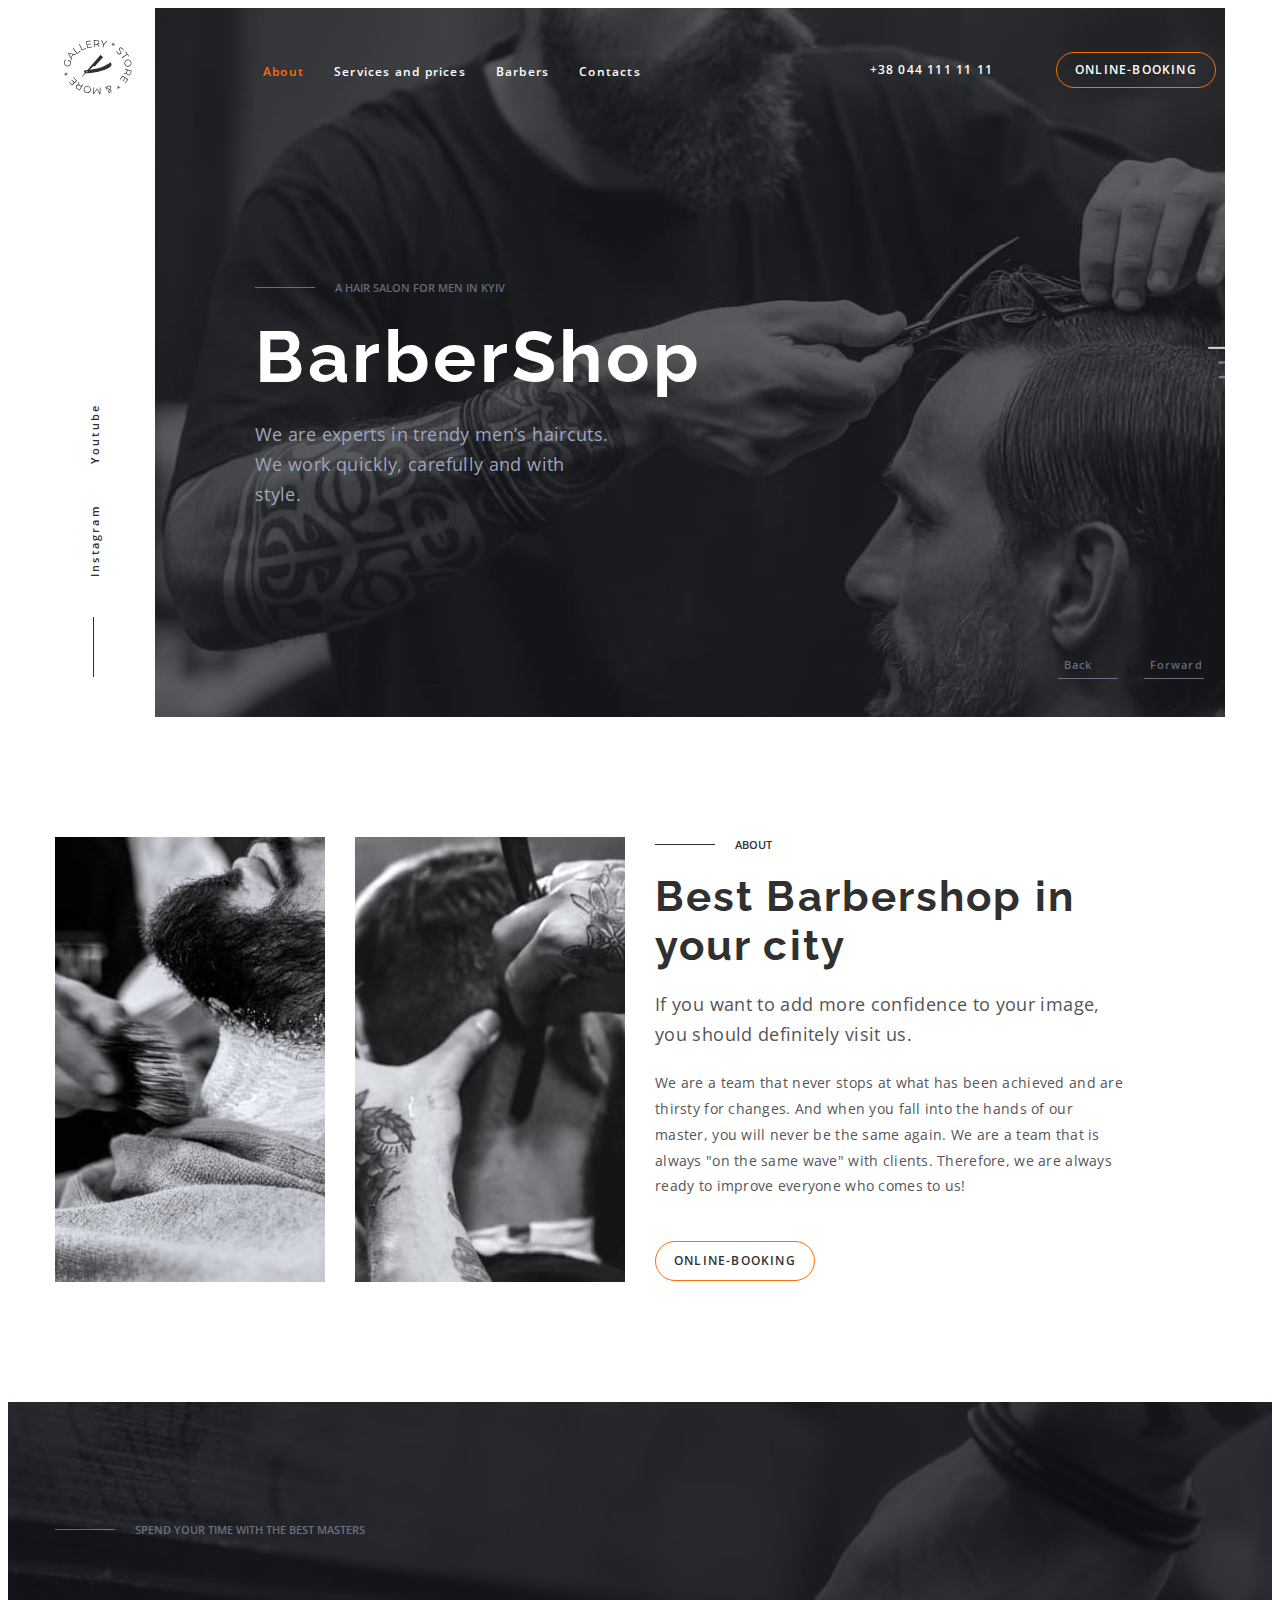
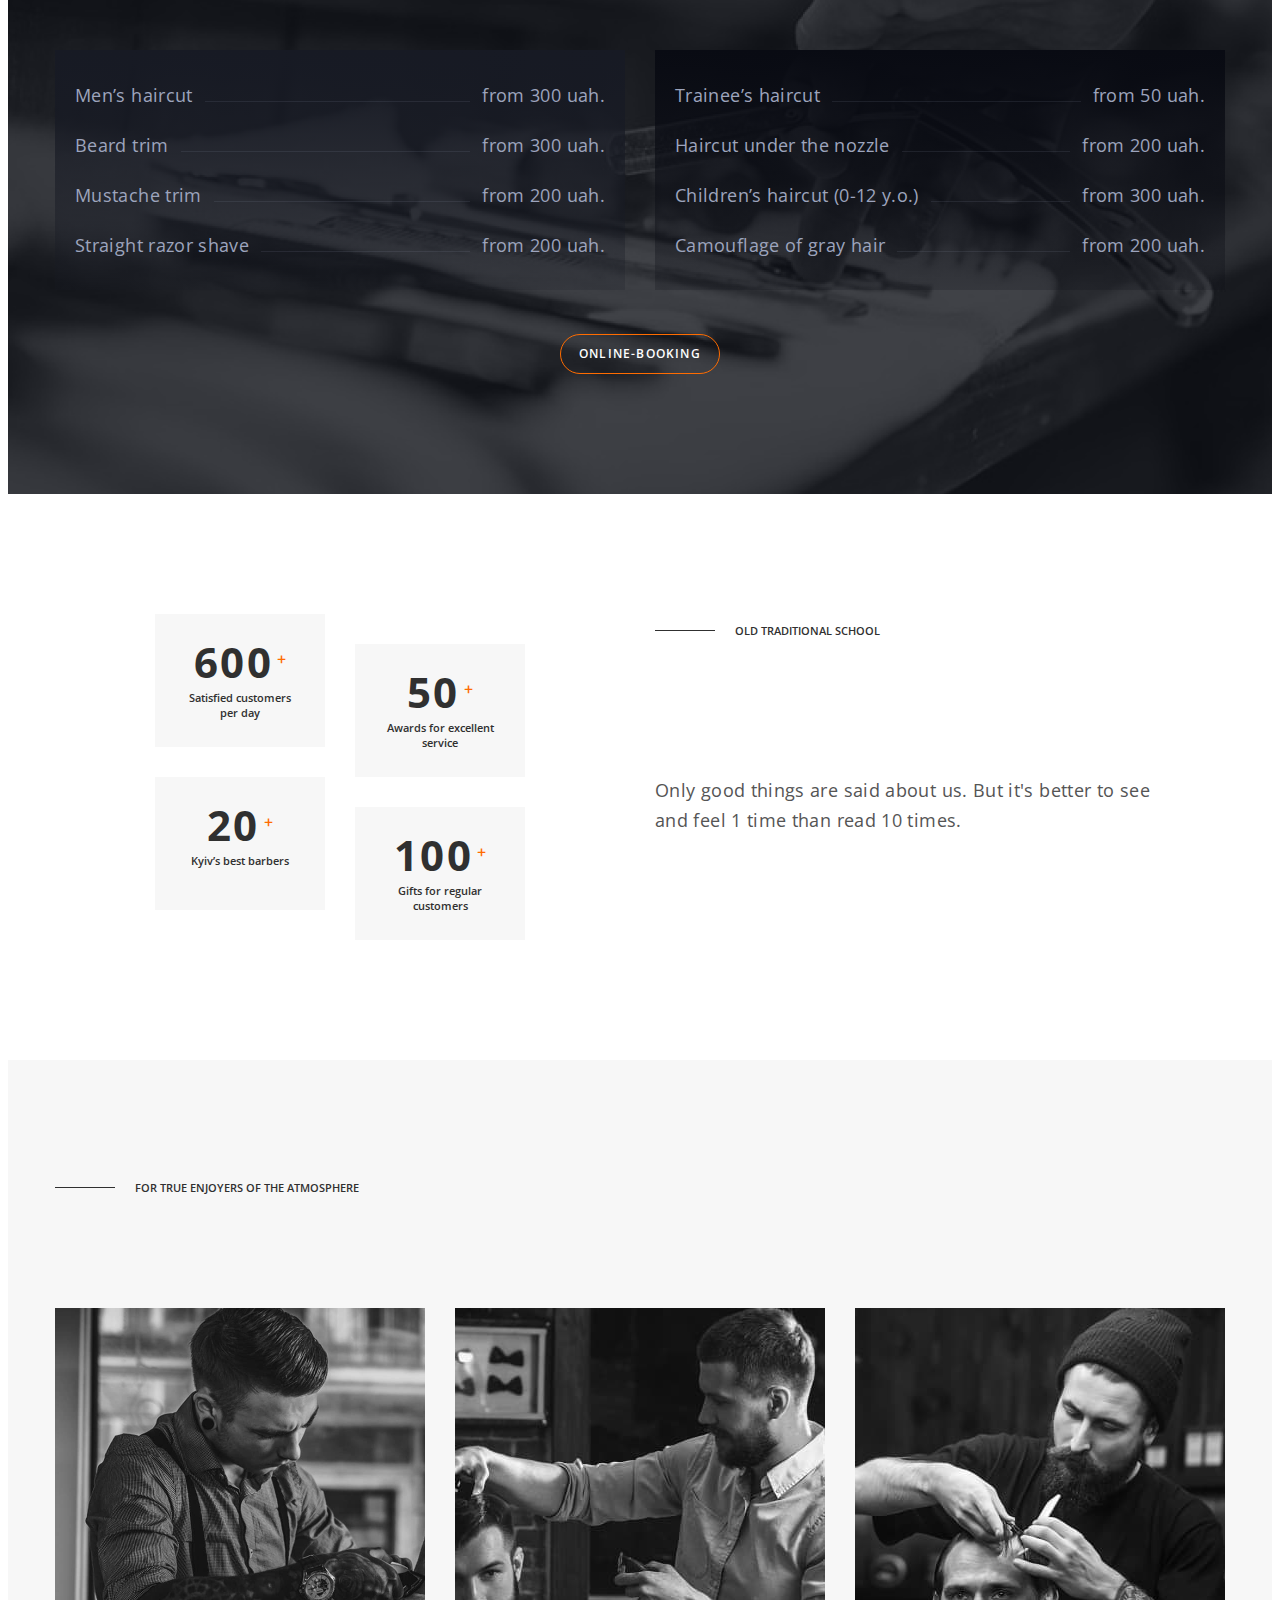
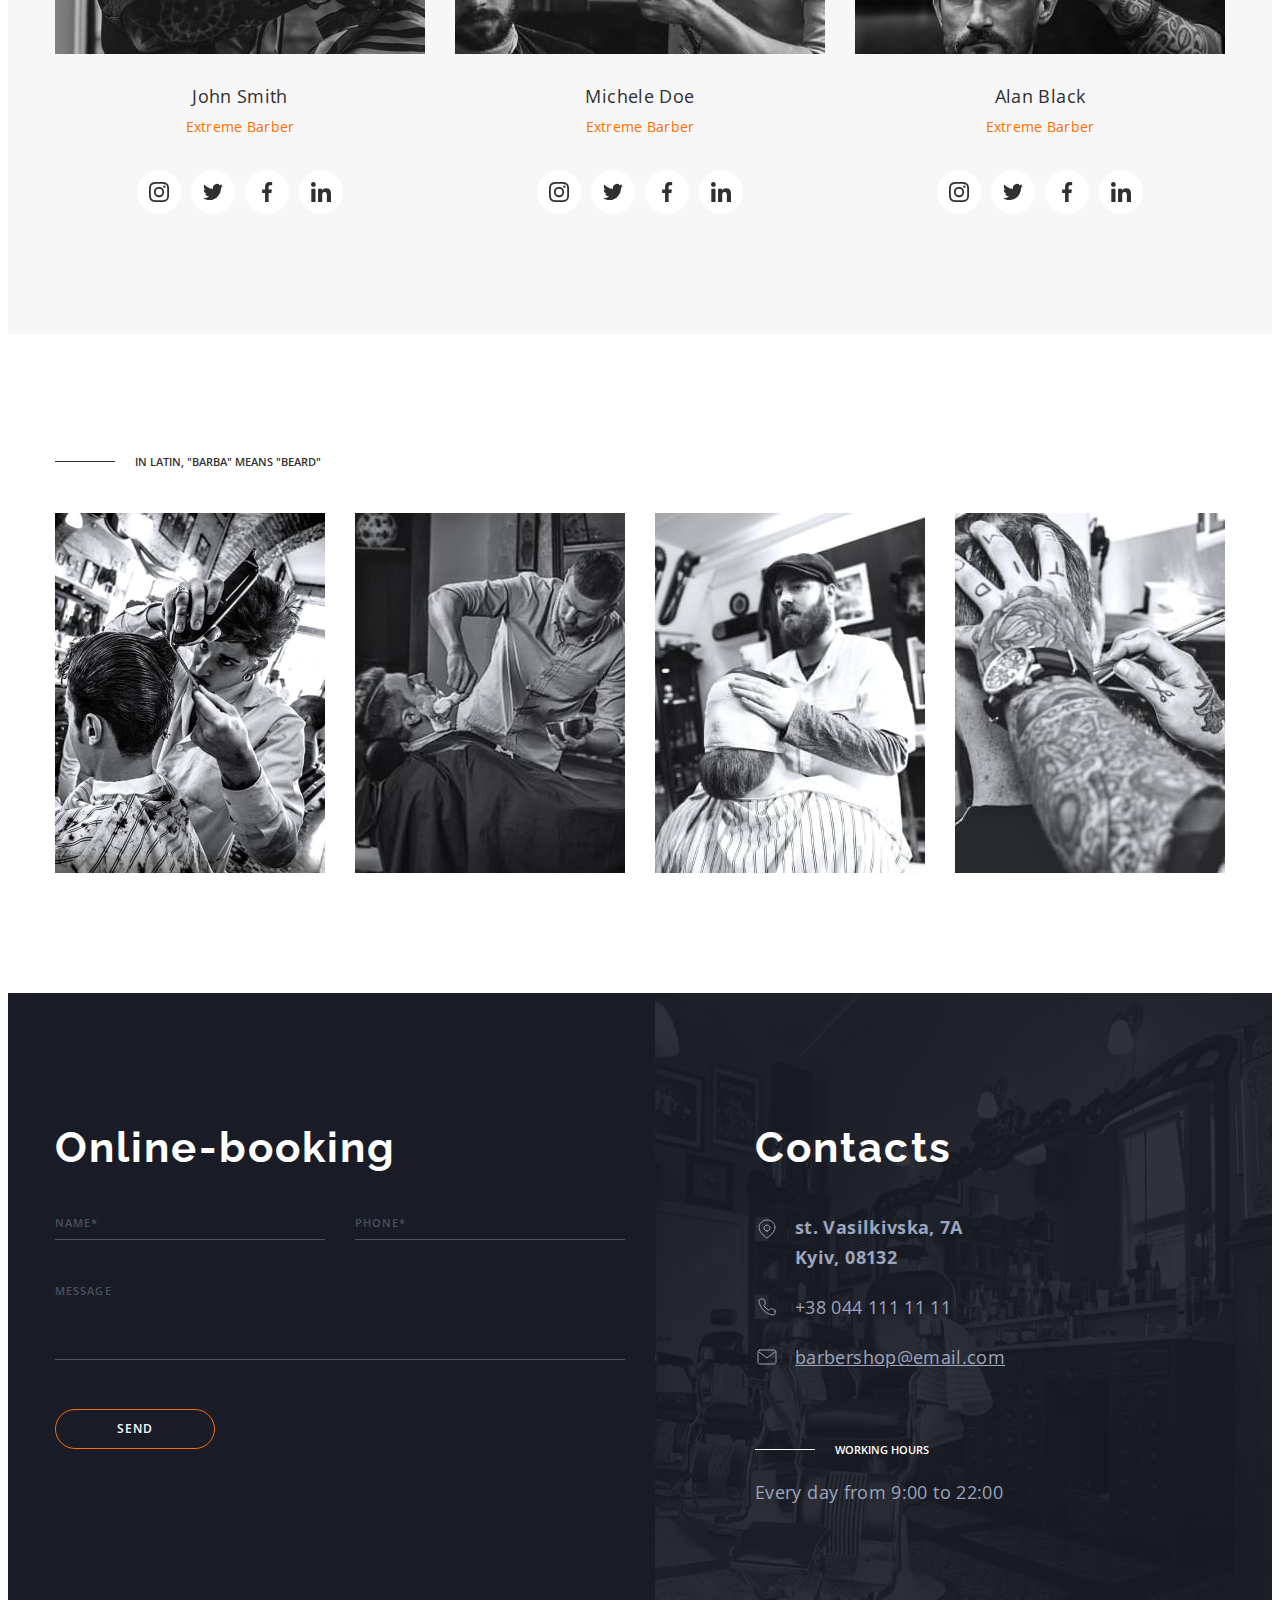
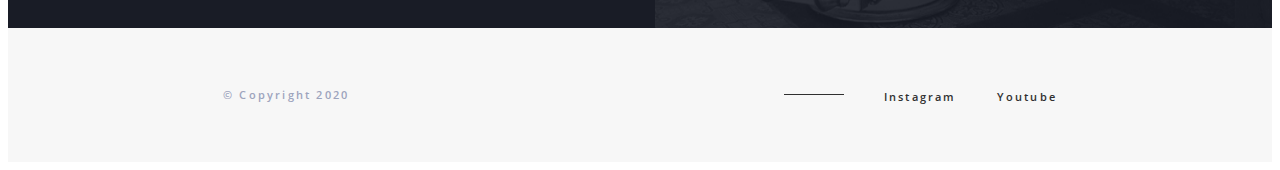
<file: index.html>
<!DOCTYPE html>
<html lang="en">
  <head>
    <meta charset="UTF-8" />
    <meta name="viewport" content="width=device-width, initial-scale=1.0" />
    <link rel="preconnect" href="https://fonts.googleapis.com" />
    <link rel="preconnect" href="https://fonts.gstatic.com" crossorigin />
    <link
      href="https://fonts.googleapis.com/css2?family=Open+Sans:ital,wght@0,300..800;1,300..800&family=Raleway:ital,wght@0,700;1,700&display=swap"
      rel="stylesheet"
    />
    <link
      rel="stylesheet"
      href="https://cdnjs.cloudflare.com/ajax/libs/modern-normalize/2.0.0/modern-normalize.min.css"
      integrity="sha512-4xo8blKMVCiXpTaLzQSLSw3KFOVPWhm/TRtuPVc4WG6kUgjH6J03IBuG7JZPkcWMxJ5huwaBpOpnwYElP/m6wg=="
      crossorigin="anonymous"
      referrerpolicy="no-referrer"
    />
    <link
    rel="stylesheet"
    href="https://cdnjs.cloudflare.com/ajax/libs/animate.css/4.1.1/animate.min.css"
  />
  <link href="https://unpkg.com/aos@2.3.1/dist/aos.css" rel="stylesheet">
    <title>Barbershop</title>
    <link rel="stylesheet" href="./css/style.css" />
  </head>
  <body>
    <header class="header">
      <div class="container header-container">
        <a href="#" class="logo" data-aos="fade-down-right">
          <svg class="logotip-icon" width="69" height="55">
            <use href="./image/icons.svg#icon-Logo"></use>
          </svg>
        </a>
        <nav class="navigations">
          <ul class="header-menu">
            <li class="menu-item">
              <a class="menu-link link current" href="#about">About</a>
            </li>
            <li class="menu-item">
              <a class="menu-link link" href="#prices">Services and prices</a>
            </li>
            <li class="menu-item">
              <a class="menu-link link" href="#barbers">Barbers</a>
            </li>
            <li class="menu-item">
              <a class="menu-link link" href="./contacts.html">Contacts</a>
            </li>
          </ul>
        </nav>
  
        <div class="header-contact-box">
          <button class="header-btn btn" type="button" data-modal-open>Online-booking</button>
          <a class="header-contact link" href="tel:++380441111111"
            >+38 044 111 11 11</a>
    
        </div>
               
        <button type="button" class="menu-open" data-menu-open><svg class="menu-open-icon" width="40" height="40">
          <use href="./image/icons.svg#icon-menu_40px"></use>
        </svg></button>
      </div>


      <div class="mob-menu is-hidden" data-menu>
        <div class="container">
          <div class="mob-menu-top">
            <button type="button" class="menu-close" data-menu-close><svg class="menu-close-icon" width="40" height="40">
              <use href="./image/icons.svg#icon-close_40px"></use>
            </svg></button>
            <ul class="mob-menu-list">
              <li class="mob-menu-item">
                <a class="mob-menu-link link current" href="#about">About</a>
              </li>
              <li class="mob-menu-item">
                <a class="mob-menu-link link" href="#prices">Services and prices</a>
              </li>
              <li class="mob-menu-item">
                <a class="mob-menu-link link" href="#barbers">Barbers</a>
              </li>
              <li class="mob-menu-item">
                <a class="mob-menu-link link" href="./contacts.html">Contacts</a>
              </li>
            </ul>
          </div>
          <div class="mob-menu-bottom">
            <a class="mob-menu-contact link" href="tel:++380441111111"
            >+38 044 111 11 11</a>
            <button class="mob-menu-btn btn" type="button" data-modal-open>Online-booking</button>
            <ul class="mob-soc">
              <li class="mob-soc-item">
                <a
                  href="#"
                  target="_blank"
                  rel="noopener noreferrer"
                  class="mob-soc-link link"
                  >Instagram</a
                >
              </li>
              <li class="mob-soc-item">
                <a
                  href="#"
                  target="_blank"
                  rel="noopener noreferrer"
                  class="mob-soc-link link"
                  >Youtube</a
                >
              </li>
            </ul>
          </div>
        </div>
      </div>
      
    
    </header>

    <main>
      <section class="hero">
      <div class="container hero-container">
          <div class="hero-soc-list">
            <ul class="soc-list">
              <li class="soc-list-item">
                <a
                  href="#"
                  target="_blank"
                  rel="noopener noreferrer"
                  class="soc-list-link link"
                  >Instagram</a
                >
              </li>
              <li class="soc-list-item">
                <a
                  href="#"
                  target="_blank"
                  rel="noopener noreferrer"
                  class="soc-list-link link"
                  >Youtube</a
                >
              </li>
            </ul>
          </div>
          <div class="hero-wrap">
            <p class="hero-uptitle uptitle">A hair salon for men in Kyiv</p>
            <h1 class="hero-title animate__animated animate__rubberBand">BarberShop</h1>
            <p class="hero-subtitle">
              We are experts in trendy men’s haircuts. We work quickly, carefully
              and with style.
            </p>
          </div>
          <ul class="hero-list-btn">
            <li>
              <button class="hero-item-btn left" type="button" id="backBtn">Back</button>
            </li>
            <li>
              <button class="hero-item-btn right" type="button" id="forwardBtn">Forward</button>
            </li>
          </ul>
       </<div>
      </section>

      <section class="about section-padding" id="about">
       <div class="container about-container">
          <ul class="picture-list">
            <li class="picture-list-item">
              <img src="./image/about1.jpg" width="270" height="445" alt="best" />
            </li>
            <li class="picture-list-item">
              <img src="./image/about2.jpg" width="270" height="445" alt="best" />
            </li>
          </ul>
          <div class="about-wrap">
            <p class="about-uptitle uptitle">About</p>
            <h2 class="about-title section-title" >Best Barbershop in your city</h2>
            <p class="about-subtitle">
              If you want to add more confidence to your image, you should
              definitely visit us.
            </p>
            <p class="about-text">
              We are a team that never stops at what has been achieved and are
              thirsty for changes. And when you fall into the hands of our master,
              you will never be the same again. We are a team that is always "on the
              same wave" with clients. Therefore, we are always ready to improve
              everyone who comes to us!
            </p>
            <button type="button" class="about-btn btn" data-modal-open>Online-booking</button>
          </div>
       </<div>
      </section>

      <section class="prices section-padding" id="prices">
        <div class="container">
          <p class="prices-uptitle uptitle">
            Spend your time with the best masters
          </p>
          <h2 class="prices-title section-title" data-aos="fade-left">Services and prices</h2>
          <div class="prices-wrap">
            <ul class="table-list">
              <li class="table-list-item">
                <p class="table-list-item-text">Men’s haircut</p>
                <span class="table-list-item-text">from 300 uah.</span>
              </li>
              <li class="table-list-item">
                <p class="table-list-item-text">Beard trim</p>
                <span class="table-list-item-text">from 300 uah.</span>
              </li>
              <li class="table-list-item">
                <p class="table-list-item-text">Mustache trim</p>
                <span class="table-list-item-text">from 200 uah.</span>
              </li>
              <li class="table-list-item">
                <p class="table-list-item-text">Straight razor shave</p>
                <span class="table-list-item-text">from 200 uah.</span>
              </li>
              <li class="table-list-item mobile-prices">
                <p class="table-list-item-text">Trainee’s haircut</p>
                <span class="table-list-item-text">from 50 uah.</span>
              </li>
              <li class="table-list-item mobile-prices">
                <p class="table-list-item-text">Haircut under the nozzle</p>
                <span class="table-list-item-text">from 200 uah.</span>
              </li>
              <li class="table-list-item mobile-prices">
                <p class="table-list-item-text">Children’s haircut (0-12 y.o.)</p>
                <span class="table-list-item-text">from 300 uah.</span>
              </li>
              <li class="table-list-item mobile-prices">
                <p class="table-list-item-text">Camouflage of gray hair</p>
                <span class="table-list-item-text">from 200 uah.</span>
              </li>
            </ul>
    
            <ul class="table-list">
              <li class="table-list-item">
                <p class="table-list-item-text">Trainee’s haircut</p>
                <span class="table-list-item-text">from 50 uah.</span>
              </li>
              <li class="table-list-item">
                <p class="table-list-item-text">Haircut under the nozzle</p>
                <span class="table-list-item-text">from 200 uah.</span>
              </li>
              <li class="table-list-item">
                <p class="table-list-item-text">Children’s haircut (0-12 y.o.)</p>
                <span class="table-list-item-text">from 300 uah.</span>
              </li>
              <li class="table-list-item">
                <p class="table-list-item-text">Camouflage of gray hair</p>
                <span class="table-list-item-text">from 200 uah.</span>
              </li>
            </ul>
          </div>
          <button type="button" class="prices-btn btn" data-modal-open>Online-booking</button>
        </<div>
      </section>

      <section class="benefits section-padding">
      <div class="container benefits-container">
          <ul class="benefits-list">
            <li class="benefits-item">
              <span class="benefits-count">600</span>
              <sup class="benefits-plus">+</sup>
              <p class="benefits-item-text">Satisfied customers per day</p>
            </li>
            <li class="benefits-item">
              <spa class="benefits-count" n>50</spa>
              <sup class="benefits-plus">+</sup>
              <p class="benefits-item-text">Awards for excellent service</p>
            </li>
            <li class="benefits-item">
              <spa class="benefits-count" n>20</spa>
              <sup class="benefits-plus">+</sup>
              <p class="benefits-item-text">Kyiv’s best barbers</p>
            </li>
            <li class="benefits-item">
              <span class="benefits-count">100</span>
              <sup class="benefits-plus">+</sup>
              <p class="benefits-item-text">Gifts for regular customers</p>
            </li>
          </ul>
          <div class="benefits-wrap">
            <p class="benefits-uptitle uptitle">Old traditional school</p>
            <h2 class="benefits-title section-title" data-aos="fade-left">¿Why people come to us?</h2>
            <p class="benefits-subtitle">
              Only good things are said about us. But it's better to see and feel 1
              time than read 10 times.
            </p>
          </div>
      </<div>
      </section>

      <section class="barbers section-padding" id="barbers">
       <div class="container">
          <p class="barbers-uptitle uptitle">
            For true enjoyers of the atmosphere
          </p>
          <h2 class="barbers-title section-title" data-aos="fade-left">Our barbers</h2>
          <ul class="card-list">
            <li class="card-list-item">
              <div class="card-list__top-wrap">
                <img
                  src="./image/john_smith.jpg"
                  width="370"
                  height="346"
                  alt="John Smith"
                />
                <p class="card-list__top-text">
                  Lorem ipsum dolor sit amet consectetur adipisicing elit.
                  Officiis placeat dolores fugiat nemo in natus tempora. Odio
                  laborum minus numquam aspernatur possimus dolorem provident.
                  Quaerat. Lorem ipsum dolor sit amet consectetur adipisicing elit.
                  Officiis placeat dolores fugiat nemo in natus tempora. Odio
                  laborum minus numquam aspernatur possimus dolorem provident.
                  Quaerat. Lorem ipsum dolor sit amet consectetur adipisicing elit.
                  Officiis placeat dolores fugiat nemo in natus tempora. Odio
                  laborum minus numquam aspernatur possimus dolorem provident.
                  Quaerat.
                </p>
              </div>
              <h3 class="card-list-item-title">John Smith</h3>
              <p class="card-list-item-text">Extreme Barber</p>
              <ul class="socials">
                <li class="socials-item">
                  <a class="socials-link link" href="#">
                    <svg class="socials-icon" width="20" height="20">
                      <use href="./image/icons.svg#icon-instagram"></use>
                    </svg>
                  </a>
                </li>
                <li class="socials-item">
                  <a class="socials-link link" href="#">
                    <svg class="socials-icon" width="20" height="20">
                      <use href="./image/icons.svg#icon-twitter"></use>
                    </svg>
                  </a>
                </li>
                <li class="socials-item">
                  <a class="socials-link link" href="#">
                    <svg class="socials-icon" width="20" height="20">
                      <use href="./image/icons.svg#icon-facebook"></use>
                    </svg>
                  </a>
                </li>
                <li class="socials-item">
                  <a class="socials-link link" href="#">
                    <svg class="socials-icon" width="20" height="20">
                      <use href="./image/icons.svg#icon-linkedin"></use>
                    </svg>
                  </a>
                </li>
              </ul>
            </li>
            <li class="card-list-item">
              <img
                src="./image/michele_doe.jpg"
                width="370"
                height="346"
                alt="Michele Doe"
              />
              <h3 class="card-list-item-title">Michele Doe</h3>
              <p class="card-list-item-text">Extreme Barber</p>
              <ul class="socials">
                <li class="socials-item">
                  <a class="socials-link link" href="#">
                    <svg class="socials-icon" width="20" height="20">
                      <use href="./image/icons.svg#icon-instagram"></use>
                    </svg>
                  </a>
                </li>
                <li class="socials-item">
                  <a class="socials-link link" href="#">
                    <svg class="socials-icon" width="20" height="20">
                      <use href="./image/icons.svg#icon-twitter"></use>
                    </svg>
                  </a>
                </li>
                <li class="socials-item">
                  <a class="socials-link link" href="#">
                    <svg class="socials-icon" width="20" height="20">
                      <use href="./image/icons.svg#icon-facebook"></use>
                    </svg>
                  </a>
                </li>
                <li class="socials-item">
                  <a class="socials-link link" href="#">
                    <svg class="socials-icon" width="20" height="20">
                      <use href="./image/icons.svg#icon-linkedin"></use>
                    </svg>
                  </a>
                </li>
              </ul>
            </li>
            <li class="card-list-item">
              <img
                src="./image/alan_black.jpg"
                width="370"
                height="346"
                alt="Alan Black"
              />
              <h3 class="card-list-item-title">Alan Black</h3>
              <p class="card-list-item-text">Extreme Barber</p>
              <ul class="socials">
                <li class="socials-item">
                  <a class="socials-link link" href="#">
                    <svg class="socials-icon" width="20" height="20">
                      <use href="./image/icons.svg#icon-instagram"></use>
                    </svg>
                  </a>
                </li>
                <li class="socials-item">
                  <a class="socials-link link" href="#">
                    <svg class="socials-icon" width="20" height="20">
                      <use href="./image/icons.svg#icon-twitter"></use>
                    </svg>
                  </a>
                </li>
                <li class="socials-item">
                  <a class="socials-link link" href="#">
                    <svg class="socials-icon" width="20" height="20">
                      <use href="./image/icons.svg#icon-facebook"></use>
                    </svg>
                  </a>
                </li>
                <li class="socials-item">
                  <a class="socials-link link" href="#">
                    <svg class="socials-icon" width="20" height="20">
                      <use href="./image/icons.svg#icon-linkedin"></use>
                    </svg>
                  </a>
                </li>
              </ul>
            </li>
          </ul>
       </<div>
      </section>

      <section class="gallery section-padding">
        <div class="container">
          <p class="gallery-uptitle uptitle">In Latin, "barba" means "beard"</p>
          <h2 class="visually-hidden">Portfolio</h2>
          <ul class="gallery-list">
            <li class="gallery-item">
              <picture>
                <source srcset="./image/beard1.jpg 1x, ./image/beard1-2x.jpg 2x" media="(min-width: 1200px)">
                <source srcset="./image/beard1-tab.jpg 1x, ./image/beard1-tab-2x.jpg 2x" media="(min-width: 768px)">
                <source srcset="./image/beard1-mob.jpg 1x, ./image/beard1-mob-2x.jpg 2x" media="(max-width: 767px)">
                <img
                src="./image/beard1-mob.jpg"
                width="418"
                alt="beard"
              />
              </picture>
            </li>
            <li class="gallery-item">
              <picture>
                <source srcset="./image/beard2.jpg 1x, ./image/beard2-2x.jpg 2x" media="(min-width: 1200px)">
                <source srcset="./image/beard2-tab.jpg 1x, ./image/beard2-tab-2x.jpg 2x" media="(min-width: 768px)">
                <source srcset="./image/beard2-mob.jpg 1x, ./image/beard2-mob-2x.jpg 2x" media="(max-width: 767px)">
                <img
                src="./image/beard2-mob.jpg"
                width="418"
                alt="beard"
              />
              </picture>
            </li>
            <li class="gallery-item">
              <picture>
                <source srcset="./image/beard3.jpg 1x, ./image/beard3-2x.jpg 2x" media="(min-width: 1200px)">
                <source srcset="./image/beard3-tab.jpg 1x, ./image/beard3-tab-2x.jpg 2x" media="(min-width: 768px)">
                <source srcset="./image/beard3-mob.jpg 1x, ./image/beard3-mob-2x.jpg 2x" media="(max-width: 767px)">
                <img
                src="./image/beard3-mob.jpg"
                width="418"
                alt="beard"
              />
              </picture>
            <li class="gallery-item">
              <picture>
                <source srcset="./image/beard4.jpg 1x, ./image/beard4-2x.jpg 2x" media="(min-width: 1200px)">
                <source srcset="./image/beard4-tab.jpg 1x, ./image/beard4-tab-2x.jpg 2x" media="(min-width: 768px)">
                <source srcset="./image/beard4-mob.jpg 1x, ./image/beard4-mob-2x.jpg 2x" media="(max-width: 767px)">
                <img
                src="./image/beard4-mob.jpg"
                width="418"
                alt="beard"
              />
              </picture>
            </li>
          </ul>
        </<div>
      </section>

      <div class="contact-wrap">
        <div class="container contact-container">
          <section class="online">
             <h2 class="online-title section-title">Online-booking</h2>
              <form class="online-form">
                <div class="online-wrap">
                  <input
                    type="text"
                    class="online-input online-item"
                    name="online-name"
                    id="online-name"
                    placeholder=" "
                  />
                  <label for="online-name" class="online-label">Name*</label>
                </div>
                <div class="online-wrap">
                  <input
                    type="tel"
                    class="online-input online-item"
                    name="online-tel"
                    id="online-tel"
                    placeholder=" "
                  />
                  <label for="online-tel" class="online-label">Phone*</label>
                </div>
                <div class="online-text-wrap">
                  <textarea
                    name="online-mess"
                    id="online-mess"
                    class="online-text online-item"
                    placeholder=" "
                  ></textarea>
                  <label for="online-mess" class="online-label">Message</label>
                </div>
                <button type="submit" class="btn online-btn">Send</button>
              </form>
          </section>
    
          <section class="contacts">
              <h2 class="contacts-title section-title">Contacts</h2>
              <div class="contacts-box">
                <address class="contacts-address">
                  <ul class="contacts-list">
                    <li class="contacts-item">
                      <a
                        class="contacts-link contacts-link-bold link"
                        href="https://maps.app.goo.gl/yJ4mdmSAszgMW4Tf7"
                        target="_blank"
                        rel="noopener noreferrer"
                        >st. Vasilkivska, 7A <br> Kyiv, 08132</a
                      >
                    </li>
                    <li class="contacts-item">
                      <a class="contacts-link tel link" href="tel:+380441111111"
                        >+38 044 111 11 11</a
                      >
                    </li>
                    <li class="contacts-item">
                      <a class="contacts-link" href="mailto:barbershop@email.com"
                        >barbershop@email.com</a
                      >
                    </li>
                  </ul>
                </address>
                <div class="working-hours-box">
                  <p class="contacts-schedule-title">Working hours</p>
                  <p class="contacts-schedule-text">Every day from 9:00 to 22:00</p>
                </div>
              </div>
          </section>
        </div>
      </div>
    </main>

    <footer>
      <div class="footer-container container">
        <p class="copyright" >&#169; Copyright 2020</p>
        <ul class="footer-list">
          <li><a class="soc-list-link link" href="#">Instagram</a></li>
          <li><a class="soc-list-link link" href="#">Youtube</a></li>
        </ul>
      </<div>
    </footer>
    
    
    <div class="backdrop is-hidden" data-modal>
      <div class="modal">
        <button type="button" class="modal-close" data-modal-close>
          <svg class="modal-close-icon" width="28" height="28">
            <use href="./image/icons.svg#icon-close-2"></use>
          </svg>
        </button>
        <p class="modal-title">Modal title</p>
        <form class="modal-form">
          <div class="modal-field">
            <label for="user-name" class="input-lable">Ваше імя</label>
            <div class="input-wrapper">
              <input type="text" name="user-name" class="modal-input" id="user-name" placeholder="Ваше імя" minlength="3" required>
              <p class="error">Some error</p>
              <svg class="modal-icon" width="18" height="18">
                <use href="./image/icons.svg#icon-person-black-18dp-1-1" ></use>
              </svg>
            </div>
         </div>
          
          <div class="modal-field">
            <label for="user-emale" class="input-lable">Ваша пошта</label>
            <div class="input-wrapper">
              <input type="email" name="user-emale" class="modal-input" id="user-emale" placeholder="test@email" required>
              <p class="error">Some error</p>
              <svg class="modal-icon" width="18" height="18">
                <use href="./image/icons.svg#icon-email-black-18dp-1" ></use>
              </svg>
            </div>
          </div>
            <!-- 
            <label class="input-lable"><span>Ваша пошта</span>
              <span class="input-wrapper">
                <input type="email" name="user-emale" class="modal-input" placeholder="test@email" required>
              <svg class="modal-icon" width="18" height="18">
                <use href="./image/icons.svg#icon-email-black-18dp-1" ></use>
              </svg>
              </span>
            </label>
            <p class="error">Some error</p>
          -->
  
          <div class="modal-field">
            <label for="user-tel" class="input-lable">Ваш номер</label>
            <div class="input-wrapper">
              <input type="tel" pattern="^\+[0-9]{3}\s\((\d+)\)-\d{3}-\d{2}-\d{2}" title="+380 (67)-995-33-65" name="user-tel" class="modal-input" id="user-tel" placeholder="+380 (67)-995-33-65" required>
              <!-- <p class="error">Some error</p> -->
              <svg class="modal-icon" width="18" height="18">
                <use href="./image/icons.svg#icon-phone-black-18dp-1" ></use>
              </svg>
            </div>
          </div>
  
          <div class="modal-field">
            <label for="user-text" class="input-lable">Ваш коментар</label>
            <textarea name="user-text" id="user-text" class="modal-comment" placeholder="Comment"></textarea>
          </div>
  
          <div class="modal-field">
            <label for="big">big</label>
            <input type="radio" id="big" name="size" value="big" checked>
            <label for="small">small</label>
            <input type="radio" id="small" name="size" value="small">
          </div>
  
          <!-- <div class="modal-field">
            <input type="checkbox" name="policy" id="policy" class="modal-check visually-hidden">
            <label for="policy" class="check-text">Політика користування</label>
          </div> -->
  
          <div class="modal-field">
            <input type="checkbox" name="policy" id="policy" class="modal-check visually-hidden">
            <label for="policy" class="check-text">
              <span>
                <svg class="check-icon" width="16" height="15">
                  <use href="./image/icons.svg#icon-check" ></use>
                </svg>
              </span>
              Політика користування</label>
          </div>
  
          <!-- <div class="modal-field">
            <input type="checkbox" name="policy" id="policy" class="modal-check visually-hidden">
            <label for="policy" class="check-text">
              Політика користування</label>
          </div> -->
  
         <ul class="filter-list">
          <li class="filter-item">
           <input type="radio" class="filter-input visually-hidden" name="filter" id="all">
           <label for="all" class="filter-btn">All</label>
          </li>
          <li class="filter-item">
            <input type="radio" class="filter-input visually-hidden" name="filter" id="designe">
            <label for="designe" class="filter-btn">Designe</label>
          </li>
          <li class="filter-item">
            <input type="radio" class="filter-input visually-hidden" name="filter" id="aps">
            <label for="aps" class="filter-btn">Aps</label>
          </li>
        </ul>
  
          <button type="submit" class="btn modal-btn">Send</button>
        </form>
    </div>
   </div>  

   <button class="to-top-btn" id="to-top-btn"><svg class="icon-arrow-up" width="42" height="42">
    <use href="./image/icons.svg#icon-arrow-up"></use>
  </svg></button>
    
    <script src="https://unpkg.com/aos@2.3.1/dist/aos.js"></script>
    <script>
      AOS.init();
    </script>
    <script src="./js/modal.js"></script>
    <script src="./js/menu.js"></script>
    <script src="./js/totop.js"></script>
    <script src="./js/slider.js"></script>
  </body>
</html>
</file>
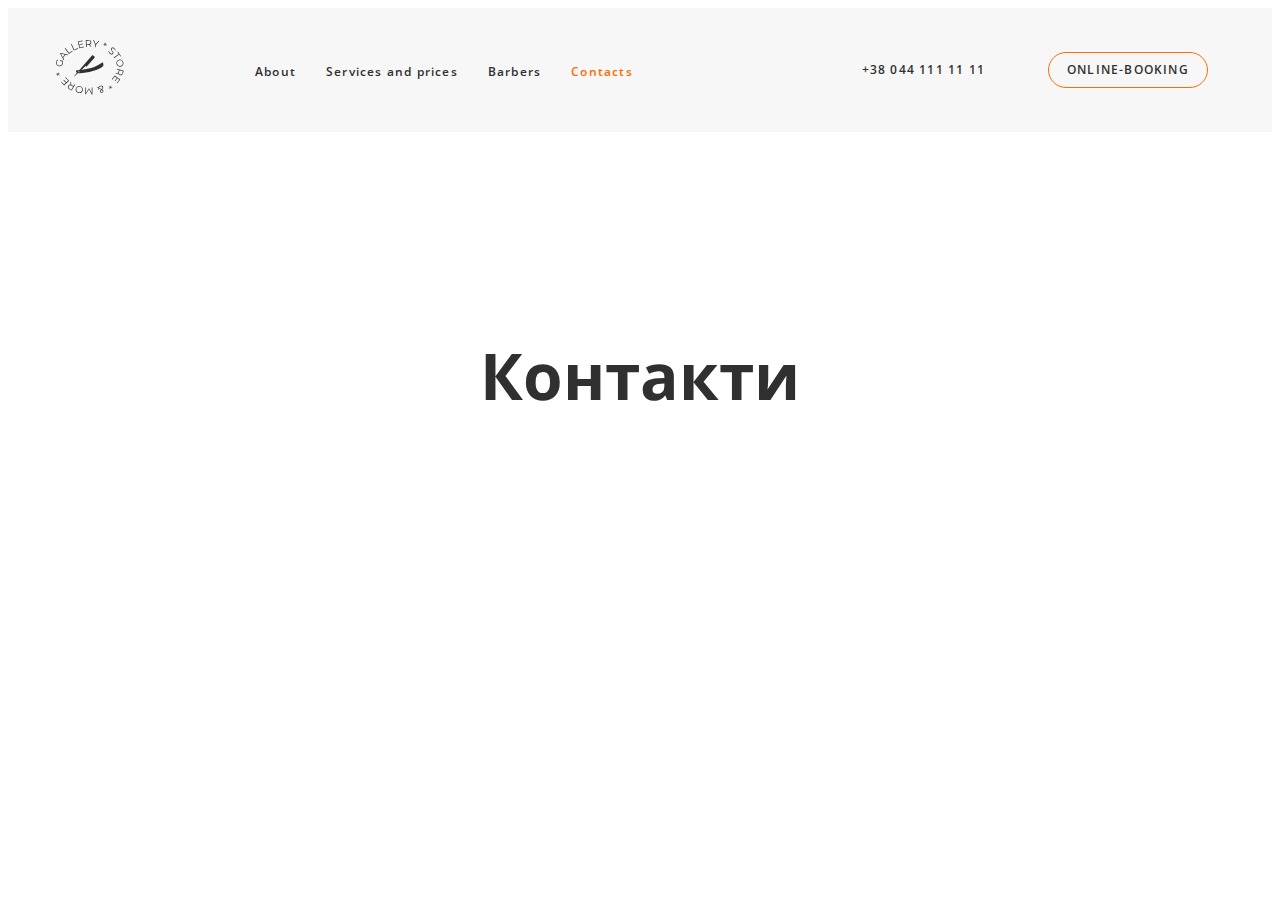
<file: contacts.html>
<!DOCTYPE html>
<html lang="en">
<head>
    <meta charset="UTF-8">
    <meta name="viewport" content="width=device-width, initial-scale=1.0">
    <link
      href="https://fonts.googleapis.com/css2?family=Open+Sans:ital,wght@0,300..800;1,300..800&family=Raleway:ital,wght@0,700;1,700&display=swap"
      rel="stylesheet"
    />
    <link
      rel="stylesheet"
      href="https://cdnjs.cloudflare.com/ajax/libs/modern-normalize/2.0.0/modern-normalize.min.css"
      integrity="sha512-4xo8blKMVCiXpTaLzQSLSw3KFOVPWhm/TRtuPVc4WG6kUgjH6J03IBuG7JZPkcWMxJ5huwaBpOpnwYElP/m6wg=="
      crossorigin="anonymous"
      referrerpolicy="no-referrer"
    />
    <link
    rel="stylesheet"
    href="https://cdnjs.cloudflare.com/ajax/libs/animate.css/4.1.1/animate.min.css"
  />
  <link href="https://unpkg.com/aos@2.3.1/dist/aos.css" rel="stylesheet">
    <title>Contacts</title>
    <link rel="stylesheet" href="./css/style.css" />
</head>
<body>
    <header class="header-contapage">
        <div class="container header-container-contapage">
          <a href="#" class="logo-contapage" data-aos="fade-down-right">
            <svg class="logotip-icon-contapage" width="69" height="55">
              <use href="./image/icons.svg#icon-Logo"></use>
            </svg>
          </a>
          <nav class="navigations-contapage">
            <ul class="header-menu-contapage">
              <li class="menu-item-contapage">
                <a class="menu-link-contapage link " href="#about">About</a>
              </li>
              <li class="menu-item-contapage">
                <a class="menu-link-contapage link" href="#prices">Services and prices</a>
              </li>
              <li class="menu-item-contapage">
                <a class="menu-link-contapage link" href="#barbers">Barbers</a>
              </li>
              <li class="menu-item-contapage">
                <a class="menu-link-contapage link current" href="./contacts.html">Contacts</a>
              </li>
            </ul>
          </nav>
    
          <div class="header-contact-box">
            <button class="header-btn-contapage btn" type="button" data-modal-open>Online-booking</button>
          <a class="header-contact-contapage link" href="tel:++380441111111"
            >+38 044 111 11 11</a
          >
    
          </div>
        </div>
      </header>
    <main>
      <div class="container contapage"><h1>Контакти</h1></div>
    </main>
    <footer></footer>
    <script src="https://unpkg.com/aos@2.3.1/dist/aos.js"></script>
    <script>
      AOS.init();
    </script>
</body>
</html>
</file>
<file: css/style.css>
body {
  font-family: "Open Sans", sans-serif;
}

.link {
  text-decoration: none;
}

.no-scroll {
  overflow: hidden;
}

/* ------------------------------------------------------------------- */
html {
  box-sizing: border-box;
}

*,
*::before,
*::after {
  box-sizing: inherit;
}

h1,
h2,
h3,
h4,
h5,
h6,
p {
  margin: 0px;
}

ul {
  list-style: none;
  margin: 0px;
  padding: 0px;
}

input {
  font-family: inherit;
}

button {
  cursor: pointer;
  font-family: inherit;
  color: currentColor;
}

address {
  font-style: normal;
}

img {
  display: block;
  max-width: 100%;
  height: auto;
  width: 100%;
}

.visually-hidden {
  position: absolute;
  white-space: nowrap;
  width: 1px;
  height: 1px;
  overflow: hidden;
  border: 0;
  padding: 0;
  clip: rect(0 0 0 0);
  -webkit-clip-path: inset(50%);
  clip-path: inset(50%);
  margin: -1px;
}

a {
  margin-top: 0px;
  margin-bottom: 0px;
}

.container {
  /* max-width: 1200px; */
  width: 100%;
  padding-left: 15px;
  padding-right: 15px;
  margin: 0 auto;
}

@media screen and (min-width: 480px) {
  .container {
    max-width: 448px;
  }
}

@media screen and (min-width: 768px) {
  .container {
    max-width: 720px;
  }
}

@media screen and (min-width: 1200px) {
  .container {
    max-width: 1200px;
  }
}


.uptitle {
  font-size: 11px;
  font-weight: 600;
  line-height: 15px;
  text-transform: uppercase;
  display: flex;
  align-items: center;
  gap: 20px;
}

.uptitle::before {
  content: "";
  width: 60px;
  height: 1px;
  background-color: currentColor;
}

.section-title {
  font-family: Raleway;
  font-size: 42px;
  font-weight: 700;
  line-height: 1.1666;
  letter-spacing: 0.05em;
}

.btn {
  min-width: 160px;
  height: 40px;
  font-size: 12px;
  font-family: inherit;
  font-weight: 600;
  line-height: 1.33;
  letter-spacing: 0.1em;
  text-transform: uppercase;
  border-radius: 25px;
  border: 1px solid #ff6c00;

  background-color: transparent;
}

.section-padding {
  padding-top: 84px;
  padding-bottom: 84px;
}
@media screen and (min-width: 768px) {
  .section-padding {
    padding-top: 100px;
    padding-bottom: 100px;
  }
}
@media screen and (min-width: 1200px) {
  .section-padding {
    padding-top: 120px;
    padding-bottom: 120px;
  }
}

/* -------------------------Heder--------------------- */

.header-container {
  display: flex;
  align-items: center;
}

.header {
  padding-top: 32px;
  padding-bottom: 32px;
  position: absolute;
  width: 100%;
  z-index: 2;
}

@media screen and (min-width: 768px) {
  .logo {
    margin-right: 60px;
  }
}
@media screen and (min-width: 1200px) {
  .logo {
    margin-right: 131px;
  }
}

.logotip-icon {
  fill: #ffff;
}
@media screen and (min-width: 768px) {
  .logotip-icon {
    fill: #303030;
  }
}
.navigations {
  margin-right: auto;
}

nav .header-menu {
  display: none;
}
@media screen and (min-width: 768px) {
  nav .header-menu {
    display: flex;
    gap: 16px;
  }
}
@media screen and (min-width: 1200px) {
  nav .header-menu {
    gap: 30px;
  }
}




.menu-link {
  color: #ffffff;
  font-size: 12px;
  font-weight: 600;
  line-height: 1.33;
  letter-spacing: 0.1em;
  transition: color 300ms linear;
}

.menu-link:hover,
.menu-link:focus,
.menu-link.current {
  color: #ff6c00;
}

.menu-link:active {
  color: #000;
}

.header-contact-box {
  position: relative;
  display: flex;
  justify-content: flex-end;
  align-items: center;
  flex-direction: column;
}
@media screen and (max-width: 767px) {
  .header-contact-box {
    display: none;
  }
}
@media screen and (min-width: 767px) {
  .header-contact-box {
    top: 20px;
  }
}
@media screen and (min-width: 1200px) {
  .header-contact-box {
    flex-direction: row-reverse;
    top: 0;
  }
}



.header-contact {
  margin-top: 20px;
  margin-right: -20px;
  color: #ffffff;
  font-size: 12px;
  font-weight: 600;
  line-height: 1.33;
  letter-spacing: 0.1em;
  text-transform: uppercase;
}


@media screen and (min-width: 1200px) {
  .header-contact {
    margin-right: 20px;
    margin-top: 0;
  }
}

.header-btn {
  height: 36px;
  color: #fff;
  cursor: pointer;
  margin-left: 43px;
  transition: background-color 300ms linear;
  display: none;
}
@media screen and (min-width: 768px) {
  .header-btn {
    display: block;
    margin-right: 20px;
  }
}
@media screen and (min-width: 1200px) {
  .header-btn {
    margin-right: 17px;
    margin-top: 0px;
  }
}


.header-btn:hover,
.header-btn:focus {
  background-color: #ff6c00;
}



@media screen and (max-width: 767px) {
  .header-contact-box,
  nav .header-menu {
    display: none;
  }
}


.menu-open {
  width: 40px;
  height: 40px;
  display: flex;
  align-items: center;
  justify-content: center;
  margin-left: auto;
  padding: 0;
  border: 0;
  background-color: transparent;
}
@media screen and (min-width: 768px) {
  .menu-open {
    display: none;
  }
}

.menu-open-icon {
  fill: #fff;
}

.menu-open:hover .menu-open-icon {
  fill: #ff6c00;
}

.menu-close {
  width: 40px;
  height: 40px;
  display: flex;
  align-items: center;
  justify-content: center;
  margin-left: auto;
  padding: 0;
  border: 0;
  background-color: transparent;
  margin-bottom: 30px;
}

.menu-close-icon {
  fill: #e9e2e2;
}


.mob-menu {
  position: fixed;
  top: 0;
  bottom: 0;
  z-index: 9999;
  width: 100vw;
  height: 100vh;
  background-color: #fff;
  padding-top: 48px;
  padding-bottom: 48px;
  overflow-y: auto;
}
@media screen and (min-width: 768px) {
  .mob-menu {
    display: none;
  }
}

.mob-menu > .container {
  height: 100%;
  display: flex;
  flex-direction: column;
  justify-content: space-between;
  overflow: auto;
}

.mob-menu-list {
  margin-bottom: 64px;
}

.mob-menu-item:not(:last-child) {
  margin-bottom: 24px;
}

.mob-menu-link {
  color: #303030;
  font-size: 18px;
  font-weight: 600;
  line-height: calc(25/18);
  letter-spacing: 1.8px;
}


.mob-menu-contact {
  color: #303030;
  font-size: 18px;
  font-weight: 600;
  line-height: calc(25/18);
  letter-spacing: 1.8px;
}

.mob-menu-btn {
  display: block;
  margin-top: 24px;
  margin-bottom: 64px;
}

.mob-soc {
  position: relative;
  padding-left: 100px;
}

.mob-soc::before {
  content: "";
  position: absolute;
  left: 0;
  top: 9px;
  width: 60px;
  height: 1px;
  background-color: #303030;
}

.mob-soc-item:not(:last-child) {
  margin-bottom: 24px;
}

.mob-soc-link {
  color: #303030;
font-size: 14px;
font-weight: 600;
line-height: calc(19/14);
letter-spacing: 2.8px;
}

.mob-menu.is-hidden {
  opacity: 0;
  visibility: hidden;
  pointer-events: none;
}

/* -------------------------Hero--------------------- */

.hero-container {
  position: relative;
  display: flex;
  padding: 0;
}
@media screen and (min-width: 480px) {
  .hero-container {
    max-width: 100%;
  }
}
@media screen and (min-width: 768px) {
  .hero-container {
    max-width: 720px;
    padding-left: 15px;
    padding-right: 15px;
  }
}
@media screen and (min-width: 1200px) {
  .hero-container {
    max-width: 1200px;
  }
}

.hero-wrap {
  position: relative;
  width: 100%;
  height: 100%;
  background-image: linear-gradient(rgba(25, 28, 38, 0.2), rgba(25, 28, 38, 0.2)), url('../image/hero.jpg');
  background-repeat: no-repeat;
  background-position: center;
  background-size: cover;
  transition: background-image 1s;
  padding: 210px 30px;
  flex-grow: 1;
}
@media (min-device-pixel-ratio: 2), (min-resolution: 192dpi), (min-resolution: 2dppx) {
  .hero-wrap {
    background-image: linear-gradient(rgba(25, 28, 38, 0.2), rgba(25, 28, 38, 0.2)), url('../image/hero-mob-2x.jpg');
  }
}
@media screen and (min-width: 480px) {
  .hero-wrap {
    background-image: linear-gradient(rgba(25, 28, 38, 0.2), rgba(25, 28, 38, 0.2)), url('../image/hero-tab.jpg');
    @media (min-device-pixel-ratio: 2), (min-resolution: 192dpi), (min-resolution: 2dppx) {
      background-image: linear-gradient(rgba(25, 28, 38, 0.2), rgba(25, 28, 38, 0.2)), url('../image/hero-tab-2x.jpg');
    }
  }
}
@media screen and (min-width: 768px) {
  .hero-wrap {
    padding: 272px 98px 237px;
    background-image: linear-gradient(rgba(25, 28, 38, 0.2), rgba(25, 28, 38, 0.2)), url('../image/hero.jpg');
    @media (min-device-pixel-ratio: 2), (min-resolution: 192dpi), (min-resolution: 2dppx) {
      background-image: linear-gradient(rgba(25, 28, 38, 0.2), rgba(25, 28, 38, 0.2)), url('../image/hero-2x.jpg');
    }
  }
}
@media screen and (min-width: 1200px) {
  .hero-wrap {
    padding: 272px 100px 208px 100px;
  }
}


.hero-soc-list {
  display: none;
  align-items: flex-end;
  width: 100px;
  padding-bottom: 40px;
  padding-left: 27px;
}
@media screen and (min-width: 768px) {
  .hero-soc-list {
    display: flex;
  }
}
@media screen and (min-width: 1200px) {
  .hero-soc-list {
    display: flex;
  }
}

.soc-list {
  display: flex;
  transform: rotate(-90deg) translateY(100%);
  transform-origin: bottom left;
  align-items: center;
  gap: 40px;
}

.soc-list::before {
  content: "";
  width: 60px;
  height: 1px;
  background-color: #303030;
}



.soc-list-link {
  color: #303030;
  font-size: 11px;
  font-weight: 600;
  line-height: 1.36;
  letter-spacing: 2.2px;
  transition: color 300ms linear;
}

.soc-list-link:hover,
.soc-list-link:focus {
  color: #ff6c00;
}

.hero-uptitle {
  color: rgba(157, 164, 189, 0.6);
  margin-bottom: 20px;
}
.hero-title {
  color: #ffffff;
  font-family: Raleway;
  font-size: 48px;
  line-height: calc(56/48);
  letter-spacing: 3.6px;
  margin-bottom: 20px;
}
@media screen and (min-width: 1200px) {
  .hero-title {
    font-size: 72px;
    line-height: 1.1666666667;
  }
}

.hero-subtitle {
  color: #9da4bd;
  font-size: 16px;
  line-height: 1.62;
  letter-spacing: 0.36px;
  max-width: 360px;
}
@media screen and (min-width: 768px) {
  .hero-subtitle {
    font-size: 18px;
    line-height: 1.67;
  }
}



.hero-list-btn {
  display: flex;
  position: absolute;
  right: 36px;
  bottom: 40px;
  gap: 26px;
}
.hero-item-btn {
  position: relative;
  width: 60px;
  height: 24px;

  border: none;
  font-weight: 600;
  font-size: 11px;
  line-height: 136.363636%; /* 15/11 */
  letter-spacing: 0.1em;
  color: rgba(157, 164, 189, 0.6);
  transition: color 0.3s, font-size 0.3s;
  background-color: transparent;
}
.hero-item-btn::after {
  content: "";
  position: absolute;
  bottom: -2px;
  left: 0;
  width: 60px;
  height: 1px;
  background-color: currentColor;
}
.hero-item-btn:focus,
.hero-item-btn:hover {
  color: #fff;
}
.left {
  text-align: left;
}
.right {
  text-align: right;
}



/* -------------------------About--------------------- */
.about-container {
  display: flex;
  gap: 30px;
}

.picture-list {
  display: none;
}
@media screen and (min-width: 768px) {
  .picture-list {
    display: flex;
    gap: 30px;
    flex-direction: column;
  }
}
@media screen and (min-width: 1200px) {
  .picture-list {
    flex-direction: row;
  }
}

.about-wrap {
  width: 100%;
}
@media screen and (min-width: 768px) {
  .about-wrap {
    max-width: 330px;
  }
}
@media screen and (min-width: 1200px) {
  .about-wrap {
    max-width: 470px;
  }
}

.about-uptitle {
  color: #303030;
  margin-bottom: 20px;
}

.about-title {
  color: #303030;
  margin-bottom: 20px;
  font-size: 28px;
}
@media screen and (min-width: 1200px) {
  .about-title {
    font-size: 42px;
  }
}
@media screen and (max-width: 767px) {
  .about-title {
    max-width: 306px;
  }
}

.about-subtitle {
  color: #555555;
  font-size: 16px;
  line-height: 1.63;
  letter-spacing: 0.32px;
  margin-bottom: 20px;
}
@media screen and (min-width: 768px) {
  .about-subtitle {
    font-size: 18px;
    line-height: 1.66;
    letter-spacing: 0.36px;
  }
}

.about-text {
  color: #555555;
  font-size: 14px;
  line-height: 1.85;
  letter-spacing: 0.28px;
  margin-bottom: 40px;
}
@media screen and (min-width: 768px) {
  .about-text {
    margin-bottom: 77px;
  }
}
@media screen and (min-width: 1200px) {
  .about-text {
    margin-bottom: 42px;
  }
}

.about-btn {
  color: #303030;
  transition: background-color 300ms linear, color 300ms linear;
}

.about-btn:hover,
.about-btn:focus {
  color: #fff;
  background-color: #ff6c00;
}

/* -------------------------Prices--------------------- */

.prices {
  background-color: #111319;
  background-image: url(../image/pri.png);
  background-repeat: no-repeat;
  background-position: center;
  background-size: cover;
  max-width: 1600px;
  margin: 0 auto;
}
.prices-uptitle {
  color: rgba(157, 164, 189, 0.6);
  margin-bottom: 20px;
}

.prices-title {
  color: #ffffff;
  margin-bottom: 44px;
  font-size: 40px;
}
@media screen and (min-width: 768px) {
  .prices-title {
    font-size: 42px;
  }
}

.prices-wrap {
  display: flex;
  justify-content: space-between;
  margin-bottom: 44px;
}

 /* .table-list {
    padding: 30px 20px;
    width: calc((100% - 30px) / 2);
  } */

.table-list {
  width: 100%;
  padding: 30px 20px;
}
@media screen and (min-width: 480px) {
  .table-list {
    padding: 30px 20px 30px 40px;
  }
}
@media screen and (min-width: 768px) {
  .table-list {
    padding: 32px 40px;
  }
}
@media screen and (min-width: 1200px) {
  .table-list {
    width: calc((100% - 30px) / 2);
    padding: 30px 20px;
  }
}

.table-list:first-child {
  background-image: linear-gradient(
    180deg,
    #171a24 0%,
    rgba(23, 26, 36, 0.2) 100%
  );
}

.table-list:last-child {
  background-image: linear-gradient(
    180deg,
    #090b13 0%,
    rgba(9, 11, 19, 0.2) 100%
  );
}
@media screen and (max-width: 1199px) {
  .table-list:last-child {
    display: none;
  }
}

@media screen and (min-width: 1200px) {
  .table-list-item.mobile-prices {
    display: none;
  }
}


.table-list-item {
  display: -webkit-box;
  display: -ms-flexbox;
  display: flex;
  -webkit-box-pack: justify;
      -ms-flex-pack: justify;
          justify-content: space-between;
  margin-bottom: 20px;
  -webkit-box-align: baseline;
      -ms-flex-align: baseline;
          align-items: baseline;
  gap: 4px;
}
@media screen and (min-width: 768px) {
  .table-list-item {
    gap: 12px;
  }
}

.table-list-item::before {
  content: "";
  width: 100px;
  height: 1px;
  background-color: rgba(157, 164, 189, 0.12);
  flex-grow: 1;
}

.table-list-item:last-child {
  margin-bottom: 0;
}

@media screen and (min-width: 1200px) {
  .table-list-item:nth-child(4) {
    margin-bottom: 0;
  }
}

.table-list-item-text {
  color: #9da4bd;
  font-size: 14px;
  line-height: 1.43;
  letter-spacing: 0.28px;
}
@media screen and (min-width: 768px) {
  .table-list-item-text {
    font-size: 18px;
    line-height: 1.67;
    letter-spacing: 0.36px;
  }
}

.table-list-item-text:first-child {
  order: -1;
}

.prices-btn {
  color: #fff;
  display: block;
  margin: 0 auto;
  transition: background-color 300ms linear;
}

.prices-btn:hover,
.prices-btn:focus {
  background-color: #ff6c00;
}

/* -------------------------Benefits--------------------- */

.benefits-container {
  display: flex;
  gap: 44px;
  flex-direction: column-reverse;
}
@media screen and (min-width: 1200px) {
  .benefits-container {
    flex-direction: row;
    gap: 50px;
    padding-left: 115px;
  }
}

.benefits-list {
  display: flex;
  flex-wrap: wrap;
  flex-shrink: 0;
}
@media screen and (min-width: 768px) {
  .benefits-list {
  width: 450px;
  align-self: flex-end;
  }
}

.benefits-item {
  width: calc((100% - 30px) / 2);
  height: 133px;
  background-color: #f7f7f7;
  padding: 20px 24px;
  text-align: center;
}
@media screen and (min-width: 480px) {
  .benefits-item {
    width: 193px;
  }
}
@media screen and (min-width: 768px) {
  .benefits-item {
    width: 210px;
  }
}
@media screen and (min-width: 1200px) {
  .benefits-item {
    width: 170px;
  }
}

.benefits-item:nth-child(odd) {
  margin-right: 30px;
}
.benefits-item:nth-child(even) {
  margin-top: 30px;
}

.benefits-count {
  color: #303030;
  text-align: center;
  font-size: 42px;
  font-weight: 700;
  line-height: 1.35;
  letter-spacing: 2.1px;
}

.benefits-plus {
  color: #ff6c00;
  text-align: center;
  font-size: 16px;
  font-weight: 600;
  line-height: 1.38;
  display: inline-block;
  padding-top: 14px;
  vertical-align: top;
}

.benefits-item-text {
  color: #303030;
  text-align: center;
  font-size: 11px;
  font-weight: 600;
  line-height: 1.36;
}

.benefits-wrap {
  max-width: 500px;
  padding-top: 9px;
}

.benefits-uptitle {
  color: #303030;
  margin-bottom: 20px;
}

.benefits-title {
  color: #303030;
  margin-bottom: 20px;
}

.benefits-subtitle {
  color: #555;
  font-size: 18px;
  font-weight: 400;
  line-height: 1.66;
  letter-spacing: 0.36px;
}

/* -------------------------Barbers--------------------- */

.barbers {
   background: #f7f7f7;
}


.barbers-uptitle {
  color: #303030;
  margin-bottom: 20px;
}

.barbers-title {
  color: #303030;
  margin-bottom: 44px;
}

.card-list {
  display: flex;
  flex-wrap: wrap;
  gap: 64px;
}
@media screen and (min-width: 1200px) {
  .card-list {
    gap: 30px;
  }
}

.card-list-item {
  width: 100%;
}

@media screen and (min-width: 1200px) {
  .card-list-item {
    width: calc((100% - 60px) / 3);
  }
}

.card-list-item:hover .card-list__top-text {
  transform: translateY(0);
}

.card-list__top-wrap {
  position: relative;
  overflow: hidden;
}

.card-list__top-text {
  position: absolute;
  top: 0;
  background-color: rgba(255, 106, 0, 0.681);
  color: #ffffff;
  font-weight: 600;
  font-size: 18px;
  line-height: 1.5;
  padding: 40px;
  height: 100%;
  transform: translateY(100%);
  transition: transform 300ms linear;
  overflow: auto;
}

.card-list-item-title {
  color: #303030;
  text-align: center;
  font-size: 18px;
  font-weight: 400;
  line-height: 1.39;
  letter-spacing: 0.36px;
  margin-bottom: 8px;
  margin-top: 30px;
}

.card-list-item-text {
  color: #ff6c00;
  text-align: center;
  font-size: 14px;
  font-weight: 400;
  line-height: 1.36;
  letter-spacing: 0.28px;
  margin-bottom: 34px;
}

.socials {
  display: flex;
  justify-content: center;
  gap: 10px;
}

.socials-item {
  width: 44px;
  height: 44px;
}

.socials-link {
  width: 100%;
  height: 100%;
  background-color: #ffffff;
  border-radius: 50%;
  display: flex;
  align-items: center;
  justify-content: center;
  transition: background-color 300ms linear;
}

.socials-link:hover {
  background-color: #ffffff;
}

.socials-icon {
  fill: #303030;
  transition: fill 300ms linear;
}

.socials-link:hover .socials-icon {
  fill: #ff6c00;
}

/* -------------------------Gallery--------------------- */

.gallery-uptitle {
  color: #303030;
  margin-bottom: 71px;
}
@media screen and (min-width: 768px) {
  .gallery-uptitle {
    margin-bottom: 44px;
  }
}


.gallery-list {
  display: flex;
  flex-wrap: wrap;
  gap: 30px;
}
.gallery-item {
  width: 100%;
}
@media screen and (min-width: 768px) {
  .gallery-item {
    width: calc((100% - 30px) / 2);
  }
}
@media screen and (min-width: 1200px) {
  .gallery-item {
    width: calc((100% - 90px) / 4);
  }
}


/* -------------------------Online--------------------- */


.contact-wrap {
  background-color: #191c26;
  background-image: url(../image/contacts-mob.png);
  background-repeat: no-repeat;
  background-position: bottom;
  background-size: 100% calc(50% - 15px) ;
  max-width: 1600px;
  margin: 0 auto;
}
@media screen and (min-width: 768px) {
  .contact-wrap {
    background-image: url(../image/contacts.png);
  }
}
@media screen and (min-width: 1200px) {
  .contact-wrap {
    background-position: right;
    background-size: calc(50% - 15px) 100%;
  }
}

 
.contact-container {
  display: flex;
  flex-direction: column;
  }
  @media screen and (min-width: 1200px) {
    .contact-container {
      flex-direction: row;
    }
  }


.online {
  width: 100%;
  padding-top: 84px;
  padding-bottom: 84px;
}
@media screen and (min-width: 768px) {
  .online {
    padding-top: 100px;
    padding-bottom: 100px;
  }
}
@media screen and (min-width: 1200px) {
  .online {
    width: calc(50% + 15px);
    padding-top: 130px;
    padding-right: 30px;
    padding-bottom: 0;
  }
}

.online-title {
  color: #fff;
  margin-bottom: 44px;
  text-align: center;
}
@media screen and (min-width: 768px) {
  .online-title {
    text-align: left;
  }
}

.online-form {
  display: flex;
  flex-direction: column;
  justify-content: space-between;
  align-items: center;
}
@media screen and (min-width: 768px) {
  .online-form {
    flex-direction: row;
    flex-wrap: wrap;
  }
}

.online-wrap {
  position: relative;
  margin-bottom: 44px;
}
@media screen and (max-width: 767px) {
  .online-wrap {
    width: 100%;
  }
}

.online-input {
  width: 100%;
  height: 24px;
}
@media screen and (min-width: 768px) {
  .online-input {
    width: 330px;
  }
}
@media screen and (min-width: 1200px) {
  .online-input {
    width: 270px;
  }
}

.online-item {
  border: none;
  background-color: transparent;
  border-bottom: 1px solid rgba(157, 164, 189, 0.4);
  outline: transparent;
  transition: border-color 200ms linear;
  color: #9da4bd;
  font-size: 14px;
}

.online-item:focus + .online-label, 
.online-item:not(:placeholder-shown) + .online-label {
  transform: translateY(-100%);
  color: #fff;
}

.online-item:focus, .online-item:not(:placeholder-shown) {
  border-color: #fff;
}

.online-label {
  position: absolute;
  left: 0;
  color: rgba(157, 164, 189, 0.4);
  font-size: 11px;
  font-weight: 600;
  line-height: 1.36;
  letter-spacing: 1.1px;
  text-transform: uppercase;
  transition: transform 200ms linear, color 200ms linear;
}

.online-text-wrap {
  position: relative;
  width: 100%;
}

.online-text {
width: 100%;
height: 76px;
resize: none;
}

.online-btn {
  color: #fff;
  margin-top: 44px;
  transition: background-color 300ms linear;
}

.online-btn:hover,
.online-btn:focus {
  background-color: #ff6c00;
}

/* -------------------------Contacts--------------------- */

.contacts {
  width: 100%;
  padding-top: 84px;
  padding-bottom: 84px;
}
@media screen and (min-width: 768px) {
  .contacts {
    padding-top: 100px;
    padding-bottom: 100px;
    display: column;
    justify-content: space-between;
  }
}
@media screen and (min-width: 1200px) {
  .contacts {
    width: calc(50% - 15px);
    padding-top: 130px;
    padding-bottom: 120px;
    padding-left: 100px;
    flex-direction: column;
  }
}

.contacts-title {
  color: #fff;
  margin-bottom: 40px;
  text-align: center;
}
@media screen and (min-width: 768px) {
  .contacts-title {
    text-align: left;
  }
}



.contacts-address {
  margin-bottom: 44px;
}
@media screen and (min-width: 1200px) {
  .contacts-address {
    margin-bottom: 70px;
  }
}



.contacts-item:not(:last-child) {
  margin-bottom: 20px;
}

.contacts-link {
  color: #9da4bd;
  font-size: 18px;
  font-weight: 400;
  line-height: 1.67;
  letter-spacing: 0.36px;
  display: flex;
  align-items: center;
}

.contacts-link::before {
  content: "";
  width: 24px;
  height: 24px;
  margin-right: 16px;
  background-image: url(../image/mail.svg);
}

.tel::before {
  background-image: url(../image/phone.svg);
}

.contacts-link-bold {
  font-weight: 700;
  width: 320px;
}

.contacts-link-bold::before {
  background-image: url(../image/map-pin.svg);
  padding-top: 50px;
  background-repeat: no-repeat;
}

.contacts-schedule-title {
  color: #fff;
  font-size: 11px;
  font-weight: 600;
  line-height: 1.36;
  text-transform: uppercase;
  margin-bottom: 20px;
  display: flex;
  align-items: center;
  gap: 20px;
}

.contacts-schedule-title::before {
  content: "";
  width: 60px;
  height: 1px;
  background-color: currentColor;
}

.contacts-schedule-text {
  color: #9da4bd;
  font-size: 18px;
  font-weight: 400;
  line-height: 1.67;
  letter-spacing: 0.36px;
}


.contacts-box {
  display: flex;
  justify-content: space-between;
}
@media screen and (max-width: 768px) {
  .contacts-box {
    display: block;
  }
}
@media screen and (min-width: 1200px) {
  .contacts-box {
    display: block;
  }
}

/* -------------------------Footer--------------------- */


.footer-container {
  display: flex;
  align-items: flex-start;
  justify-content: space-between;
  max-width: 1600px;
  background-color: #F7F7F7;
  padding: 44px 31px;
}
@media screen and (min-width: 768px) {
  .footer-container {
    align-items: center;
    padding: 56px 31px;
 }
}
@media screen and (min-width: 1200px) {
  .footer-container {
    padding: 56px 215px;
  }
}

.copyright {
  margin-top: 20px;
  color: #9da4bd;
  font-size: 11px;
  font-weight: 600;
  line-height: normal;
  letter-spacing: 2.2px;
  margin-right: auto;
}
@media screen and (min-width: 768px) {
  .copyright {
    margin-top: 0;
 }
}

.footer-list {
  display: flex;
  gap: 40px;
  margin-left: auto;
  align-items: center;
}

.footer-list::before {
  content: "";
  width: 60px;
  height: 1px;
  background-color: #303030;
}

/* -------------------------modal--------------------- */

.backdrop {
  z-index: 999999;
  position: fixed;
  top: 0;
  width: 100%;
  height: 100%;
  background-color: #30303070;
  transition: opacity 300ms linear, visibility 300ms linear;
}

.modal {
  padding: 40px;
  width: 500px;
  min-height: 550px;
  background-color: #f7f7f7;
  border-radius: 15px;
  position: absolute;
  top: 50%;
  left: 50%;
  transform: translate(-50%, -50%);
  transition: transform 300ms linear;
}

.backdrop.is-hidden .modal {
  transform: translate(-50%, -50%) scaleY(1.5);
}

.modal-close {
  position: absolute;
  right: 10px;
  top: 10px;
  width: 32px;
  height: 32px;
  border: 1px solid #999999;
  border-radius: 50%;
  background-color: transparent;
  display: flex;
  align-items: center;
  justify-content: center;
  fill: #ff6c00;
}

.modal-close:hover,
.modal-close:focus {
  fill: #065a06;
  background-color: #ebd7d7;
}

.is-hidden {
  opacity: 0;
  visibility: hidden;
  pointer-events: none;
}

.modal-title {
  font-style: 18px;
  font-weight: 600;
  text-align: center;
  margin-bottom: 15px;
}

.input-wrapper {
  position: relative;
  margin-bottom: 15px;
}

.modal-input {
  width: 100%;
  height: 45px;
  border-radius: 5px;
  border: 1px solid #999999;
  background-color: transparent;
  outline: transparent;
  padding-left: 30px;
  font-size: 14px;
  color: teal;
}

.input-lable {
  font-size: 12px;
  display: block;
  position: relative;
  margin-bottom: 5px;
  transition: color 300ms linear, color 300ms linear;
}

.input-lable:hover,
.input-lable:focus {
  color: #3fa019;
}

/* .input-lable span{
  font-style: 12px;
  display: block;
  margin-bottom: 5px;
} */

.modal-icon {
  position: absolute;
  left: 5px;
  top: 50%;
  transform: translateY(-50%);
}

.modal-input:focus {
  border-color: #ff6c00;
}

.modal-input:focus + .modal-icon {
  fill: #ff6c00;
}

.modal-input::placeholder {
  font-style: 12px;
  color: #303030;
}

.modal-input:not(:focus):not(:placeholder-shown):valid {
  border: 3px solid #0fbb0f;
}

.modal-input:not(:focus):not(:placeholder-shown):invalid {
  border: 3px solid #eb1717;
}

.error {
  width: 200px;
  height: 100px;
  color: red;
  font-size: 10px;
  display: none;
  position: absolute;
}

.modal-input:not(:focus):not(:placeholder-shown):invalid + .error {
  display: block;
}

.modal-comment {
  width: 100%;
  height: 100px;
  border: 1px solid #999999;
  border-radius: 5px;
  resize: none;
}

.modal-btn {
  color: #303030;
  margin-top: 20px;
  transition: background-color 300ms linear, color 300ms linear;
}

.modal-btn:hover,
.modal-btn:focus {
  color: #fff;
  background-color: #ff6c00;
}

.check-text {
  font-size: 14px;
  color: #555555;
  display: flex;
  align-items: center;
  position: relative;
}

/* .check-text::before {
  content: "";
  width: 40px;
  height: 22px;
  background-color: #9da4bd;
  border-radius: 50px;
  margin-right: 10px;
  transition: background-color 200ms linear, border 200ms linear;
}

.check-text::after {
  content: "";
  position: absolute;
  top: 2px;
  left: 2px;
  width: 18px;
  height: 18px;
  background-color: #ffffff;
  border-radius: 50px;
  margin-right: 10px;
  transition: transform 200ms linear, background-color 200ms linear;
}

.modal-check:checked + .check-text::after {
  transform: translate(18px);
  background-color: #3fa019;
 } 

 .modal-check:checked + .check-text::before {
  background-color: #ffffff;
  border: 1px solid #9da4bd;
 }  */

.check-text span {
  width: 16px;
  height: 15px;
  border: 2px solid #303030;
  border-radius: 2px;
  margin-right: 7px;
  display: flex;
  align-items: center;
  justify-content: center;
  fill: transparent;
}

.modal-check:checked + .check-text span {
  background-color: #ff6c00;
  border: none;
  fill: #f7f6f6;
}

.modal-check:focus + .check-text span {
  border-color: #ff6c00;
}

/* .check-text::before {
  content: "";
  width: 16px;
  height: 15px;
  border: 2px solid #303030;
  border-radius: 2px;
  margin-right: 7px;
}

.modal-check:checked + .check-text::before {
  background-color: #ff6c00;
  border: none;
  background-image: url(../image/icon\ check\ \(1\).svg);
  background-repeat: no-repeat;
  background-position: center;
} */

.filter-list {
  display: flex;
  justify-content: center;
  gap: 10px;
}

.filter-btn {
  padding: 6px 22px;
  background-color: #9da4bd;
  display: block;
}

.filter-input:checked + .filter-btn {
  background-color: #ff6c00;
  color: #fff;
}




/* -------------------------Contacts--------------------- */


.header-contapage {
  background: #f7f7f7;
  padding-top: 32px;
  padding-bottom: 32px;
  /* position: absolute; */
  width: 100%;
}

.header-container-contapage {
  display: flex;
  align-items: center;
}

  .logo-contapage {
    margin-right: 131px;
    fill: #303030;
  }


.logotip-icon-contapage {
  fill: #303030;
}

.navigations-contapage {
  margin-right: auto;
}

.header-menu-contapage {
  display: flex;
  gap: 30px;
}


.menu-link-contapage {
  color: #303030;
  font-size: 12px;
  font-weight: 600;
  line-height: 1.33;
  letter-spacing: 0.1em;
  transition: color 300ms linear;
}

.menu-link-contapage:hover,
.menu-link-contapage:focus,
.menu-link-contapage.current {
  color: #ff6c00;
}

.menu-link-contapage:active {
  color: #000;
}

.header-contact-contapage {
  margin-top: 20px;
  margin-right: -20px;
  color: #303030;
  font-size: 12px;
  font-weight: 600;
  line-height: 1.33;
  letter-spacing: 0.1em;
  text-transform: uppercase;
}
@media screen and (min-width: 1200px) {
  .header-contact-contapage {
    margin-right: 20px;
    margin-top: 0;
  }
}

.header-btn-contapage {
  height: 36px;
  color: #303030;
  cursor: pointer;
  margin-left: 43px;
  transition: background-color 300ms linear;
  display: none;
}
@media screen and (min-width: 768px) {
  .header-btn-contapage {
    display: block;
    margin-right: 20px;
  }
}
@media screen and (min-width: 1200px) {
  .header-btn-contapage {
    margin-right: 17px;
    margin-top: 0px;
  }
}

.header-btn-contapage:hover,
.header-btn-contapage:focus {
  background-color: #ff6c00;
}


@media screen and (max-width: 767px) {
  .header-contact-box,
  nav .header-menu-contapage {
    display: none;
  }
} 



.contapage {
  padding: 200px 350px;
  color: #303030;
  font-size: 32px;
  text-align: center;
}






.to-top-btn {
  position: fixed;
  bottom: 20px;
  right: 20px;
  padding: 10px 20px;
  background-color: transparent;
  color: linear-gradient(to right, #ff0000, #00ff00);
  border: none;
  border-radius: 4px;
  font-size: 16px;
  cursor: pointer;
  animation: gradientAnimation 3s infinite;
  display: none;
}
@keyframes gradientAnimation {
  0%,
  100% {
    color: #ff0000;
    transform: translateX(0);
  }
  50% {
    color: #00ff00;
    transform: translateX(5px);
  }
}

.to-top-btn:hover {
  background-color: transparent;
}


.icon-arrow-up {
fill: #d0d6d0;
}
</file>
